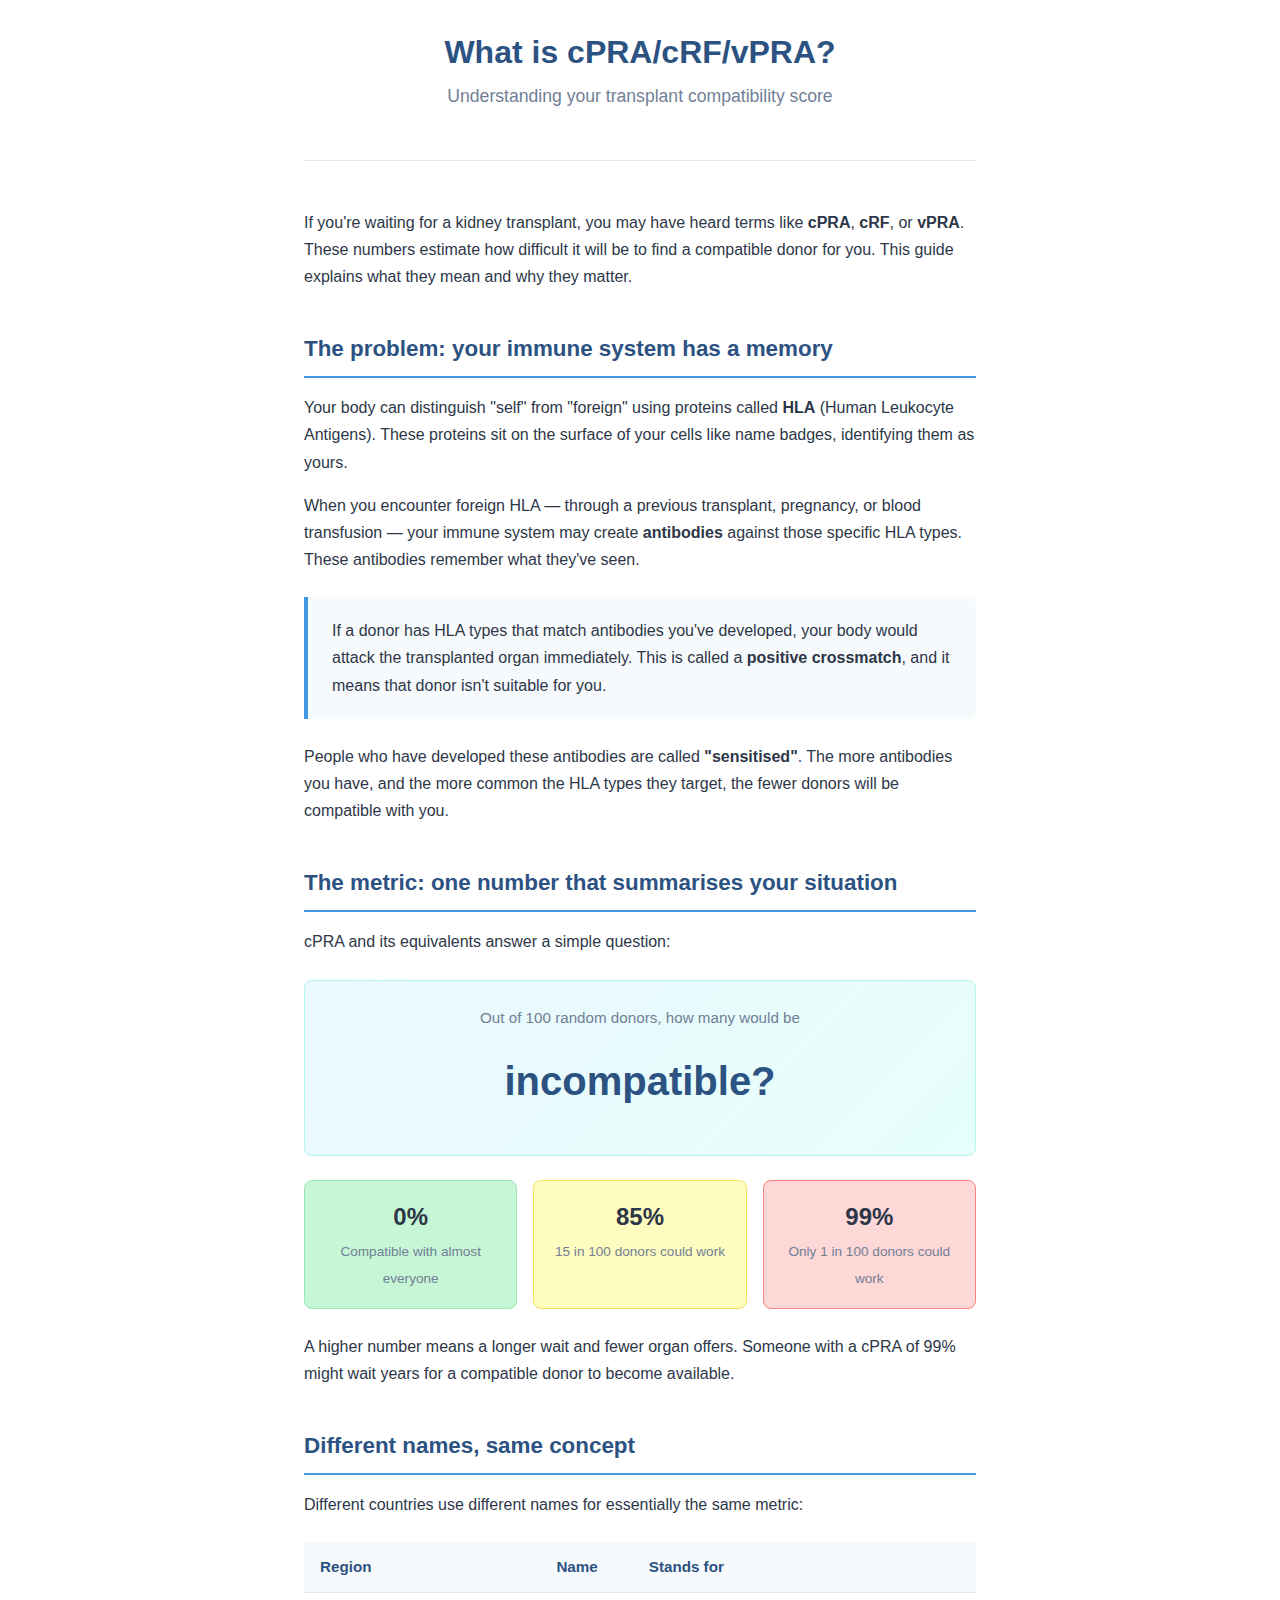
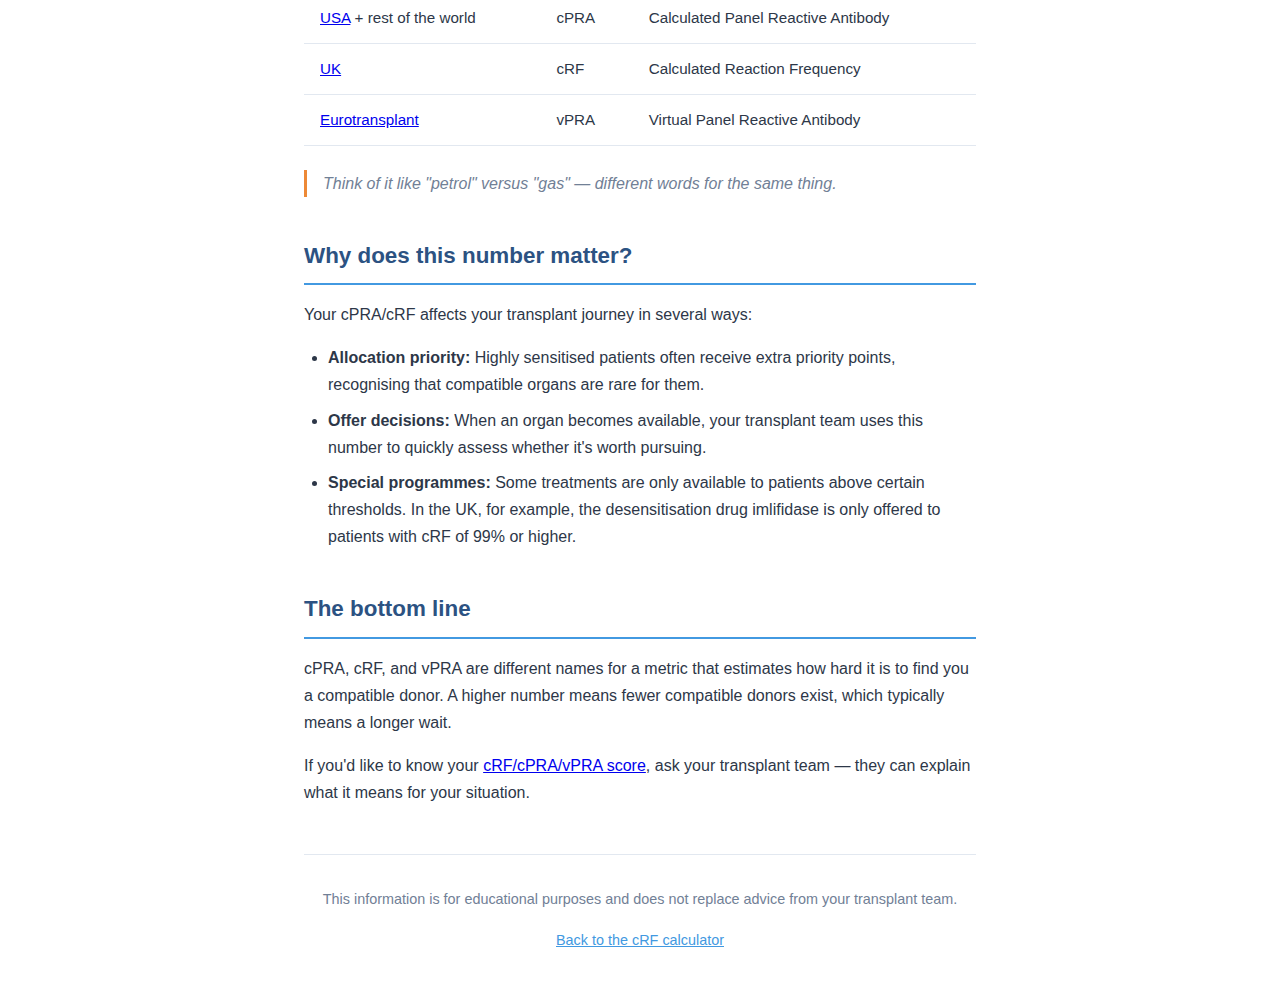
<file: web/crf-explainer.html>
<!DOCTYPE html>
<html lang="en">
  <head>
    <meta charset="UTF-8" />
    <meta name="viewport" content="width=device-width, initial-scale=1.0" />
    <meta
      name="description"
      content="A plain-language guide to cPRA, cRF, and vPRA — the numbers that estimate how hard it is to find a compatible organ donor." />
    <meta
      name="keywords"
      content="cPRA, cRF, vPRA, transplant compatibility, kidney transplant, HLA antibodies, sensitisation, organ donation" />
    <title>What is cPRA? Understanding Your Transplant Compatibility Score</title>
    <style>
      :root {
        --primary: #2c5282;
        --primary-light: #4299e1;
        --text: #2d3748;
        --text-light: #718096;
        --bg: #ffffff;
        --bg-alt: #f7fafc;
        --border: #e2e8f0;
        --accent: #ed8936;
      }

      * {
        box-sizing: border-box;
        margin: 0;
        padding: 0;
      }

      body {
        font-family: -apple-system, BlinkMacSystemFont, "Segoe UI", Roboto, Oxygen, Ubuntu, sans-serif;
        line-height: 1.7;
        color: var(--text);
        background: var(--bg);
      }

      .container {
        max-width: 720px;
        margin: 0 auto;
        padding: 2rem 1.5rem;
      }

      header {
        text-align: center;
        margin-bottom: 3rem;
        padding-bottom: 2rem;
        border-bottom: 1px solid var(--border);
      }

      h1 {
        font-size: 2rem;
        color: var(--primary);
        margin-bottom: 0.5rem;
        line-height: 1.3;
      }

      .subtitle {
        color: var(--text-light);
        font-size: 1.1rem;
      }

      h2 {
        font-size: 1.4rem;
        color: var(--primary);
        margin: 2.5rem 0 1rem;
        padding-bottom: 0.5rem;
        border-bottom: 2px solid var(--primary-light);
      }

      p {
        margin-bottom: 1rem;
      }

      .highlight-box {
        background: var(--bg-alt);
        border-left: 4px solid var(--primary-light);
        padding: 1.25rem 1.5rem;
        margin: 1.5rem 0;
        border-radius: 0 8px 8px 0;
      }

      .highlight-box p:last-child {
        margin-bottom: 0;
      }

      .key-point {
        background: linear-gradient(135deg, #ebf8ff 0%, #e6fffa 100%);
        border: 1px solid #b2f5ea;
        padding: 1.5rem;
        margin: 1.5rem 0;
        border-radius: 8px;
        text-align: center;
      }

      .key-point .number {
        font-size: 2.5rem;
        font-weight: 700;
        color: var(--primary);
      }

      .key-point .label {
        color: var(--text-light);
        font-size: 0.95rem;
      }

      .scale {
        display: flex;
        justify-content: space-between;
        align-items: stretch;
        margin: 1.5rem 0;
        gap: 1rem;
      }

      .scale-item {
        flex: 1;
        text-align: center;
        padding: 1rem;
        border-radius: 8px;
      }

      .scale-item.low {
        background: #c6f6d5;
        border: 1px solid #9ae6b4;
      }

      .scale-item.medium {
        background: #fefcbf;
        border: 1px solid #f6e05e;
      }

      .scale-item.high {
        background: #fed7d7;
        border: 1px solid #fc8181;
      }

      .scale-item .value {
        font-size: 1.5rem;
        font-weight: 700;
        display: block;
      }

      .scale-item .meaning {
        font-size: 0.85rem;
        color: var(--text-light);
      }

      table {
        width: 100%;
        border-collapse: collapse;
        margin: 1.5rem 0;
        font-size: 0.95rem;
      }

      th,
      td {
        padding: 0.75rem 1rem;
        text-align: left;
        border-bottom: 1px solid var(--border);
      }

      th {
        background: var(--bg-alt);
        font-weight: 600;
        color: var(--primary);
      }

      tr:hover {
        background: var(--bg-alt);
      }

      .analogy {
        font-style: italic;
        color: var(--text-light);
        padding-left: 1rem;
        border-left: 3px solid var(--accent);
        margin: 1rem 0;
      }

      ul {
        margin: 1rem 0 1rem 1.5rem;
      }

      li {
        margin-bottom: 0.5rem;
      }

      footer {
        margin-top: 3rem;
        padding-top: 2rem;
        border-top: 1px solid var(--border);
        text-align: center;
        color: var(--text-light);
        font-size: 0.9rem;
      }

      footer a {
        color: var(--primary-light);
      }

      @media (max-width: 600px) {
        h1 {
          font-size: 1.6rem;
        }

        .scale {
          flex-direction: column;
        }

        table {
          font-size: 0.85rem;
        }

        th,
        td {
          padding: 0.5rem;
        }
      }
    </style>
  </head>
  <body>
    <div class="container">
      <header>
        <h1>What is cPRA/cRF/vPRA?</h1>
        <p class="subtitle">Understanding your transplant compatibility score</p>
      </header>

      <article>
        <p>
          If you're waiting for a kidney transplant, you may have heard terms like <strong>cPRA</strong>,
          <strong>cRF</strong>, or <strong>vPRA</strong>. These numbers estimate how difficult it will be to find a
          compatible donor for you. This guide explains what they mean and why they matter.
        </p>

        <h2>The problem: your immune system has a memory</h2>

        <p>
          Your body can distinguish "self" from "foreign" using proteins called <strong>HLA</strong> (Human Leukocyte
          Antigens). These proteins sit on the surface of your cells like name badges, identifying them as yours.
        </p>

        <p>
          When you encounter foreign HLA — through a previous transplant, pregnancy, or blood transfusion — your immune
          system may create <strong>antibodies</strong> against those specific HLA types. These antibodies remember what
          they've seen.
        </p>

        <div class="highlight-box">
          <p>
            If a donor has HLA types that match antibodies you've developed, your body would attack the transplanted
            organ immediately. This is called a <strong>positive crossmatch</strong>, and it means that donor isn't
            suitable for you.
          </p>
        </div>

        <p>
          People who have developed these antibodies are called <strong>"sensitised"</strong>. The more antibodies you
          have, and the more common the HLA types they target, the fewer donors will be compatible with you.
        </p>

        <h2>The metric: one number that summarises your situation</h2>

        <p>cPRA and its equivalents answer a simple question:</p>

        <div class="key-point">
          <p class="label">Out of 100 random donors, how many would be</p>
          <p class="number">incompatible?</p>
        </div>

        <div class="scale">
          <div class="scale-item low">
            <span class="value">0%</span>
            <span class="meaning">Compatible with almost everyone</span>
          </div>
          <div class="scale-item medium">
            <span class="value">85%</span>
            <span class="meaning">15 in 100 donors could work</span>
          </div>
          <div class="scale-item high">
            <span class="value">99%</span>
            <span class="meaning">Only 1 in 100 donors could work</span>
          </div>
        </div>

        <p>
          A higher number means a longer wait and fewer organ offers. Someone with a cPRA of 99% might wait years for a
          compatible donor to become available.
        </p>

        <h2>Different names, same concept</h2>

        <p>Different countries use different names for essentially the same metric:</p>

        <table>
          <thead>
            <tr>
              <th>Region</th>
              <th>Name</th>
              <th>Stands for</th>
            </tr>
          </thead>
          <tbody>
            <tr>
              <td><a href="https://optn.transplant.hrsa.gov/">USA</a> + rest of the world</td>
              <td>cPRA</td>
              <td>Calculated Panel Reactive Antibody</td>
            </tr>
            <tr>
              <td><a href="https://www.odt.nhs.uk/transplantation/">UK</a></td>
              <td>cRF</td>
              <td>Calculated Reaction Frequency</td>
            </tr>
            <tr>
              <td><a href="https://www.eurotransplant.org/">Eurotransplant</a></td>
              <td>vPRA</td>
              <td>Virtual Panel Reactive Antibody</td>
            </tr>            
          </tbody>
        </table>

        <p class="analogy">Think of it like "petrol" versus "gas" — different words for the same thing.</p>

        <h2>Why does this number matter?</h2>

        <p>Your cPRA/cRF affects your transplant journey in several ways:</p>

        <ul>
          <li>
            <strong>Allocation priority:</strong> Highly sensitised patients often receive extra priority points,
            recognising that compatible organs are rare for them.
          </li>
          <li>
            <strong>Offer decisions:</strong> When an organ becomes available, your transplant team uses this number to
            quickly assess whether it's worth pursuing.
          </li>
          <li>
            <strong>Special programmes:</strong> Some treatments are only available to patients above certain
            thresholds. In the UK, for example, the desensitisation drug imlifidase is only offered to patients with cRF
            of 99% or higher.
          </li>
        </ul>

        <h2>The bottom line</h2>

        <p>
          cPRA, cRF, and vPRA are different names for a metric that estimates how hard it is to find you a compatible
          donor. A higher number means fewer compatible donors exist, which typically means a longer wait.
        </p>

        <p>
          If you'd like to know your <a href="https://calc.oxfordgenes.com/" title="cRF calculator">cRF/cPRA/vPRA score</a>, ask your transplant team — they can explain what it means for your
          situation.
        </p>
      </article>

      <footer>
        <p>This information is for educational purposes and does not replace advice from your transplant team.</p>
        <p style="margin-top: 0.5rem"><a href="https://calc.oxfordgenes.com/" title="cRF calculator">Back to the cRF calculator</a></p>
      </footer>
    </div>
  </body>
</html>
</file>
